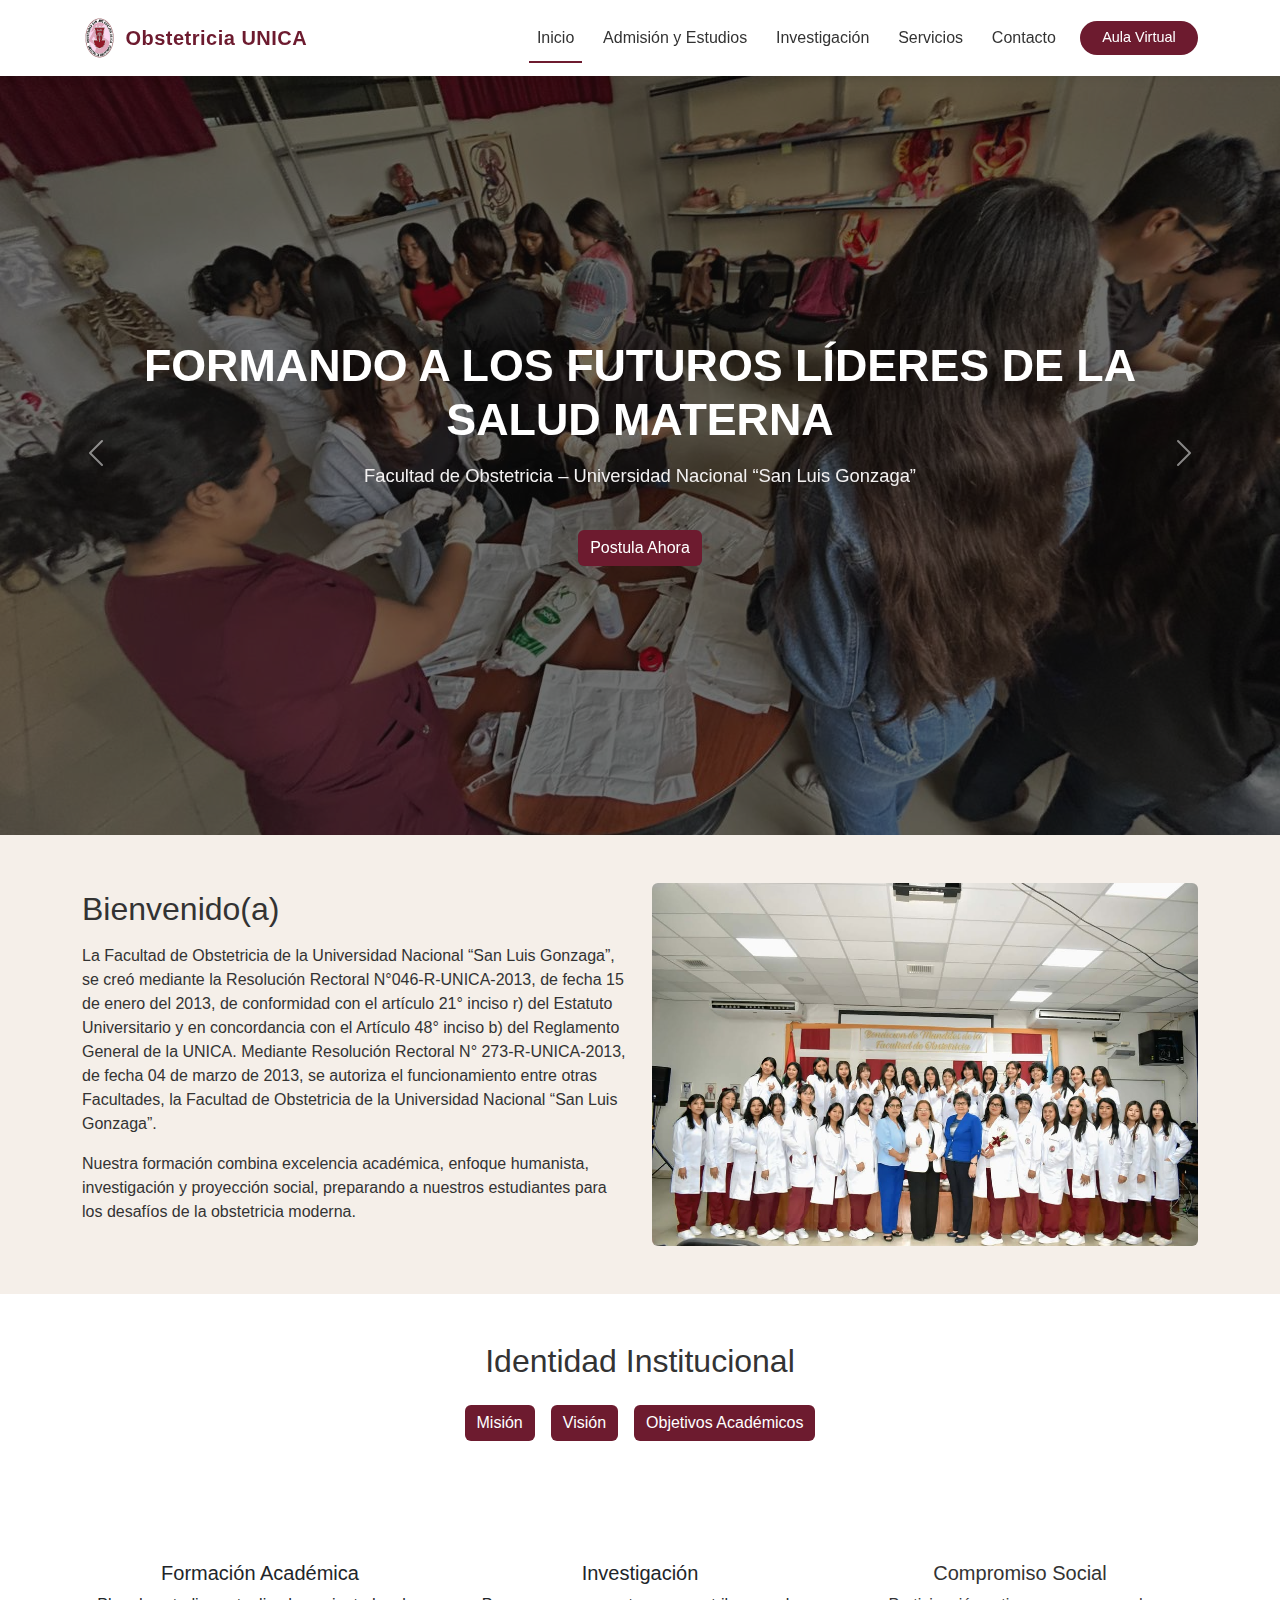
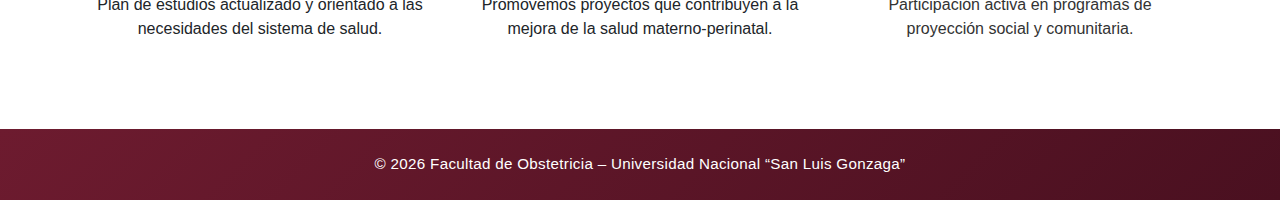
<file: index.html>
<!DOCTYPE html>
<html lang="es">
<head>
    <meta charset="UTF-8">
    <meta name="viewport" content="width=device-width, initial-scale=1.0">
    <title>Inicio | Facultad de Obstetricia</title>
    <!-- Favicon -->
    <link rel="icon" type="image/png" href="img/logo/favicon.png">

    <!--Bootstrap CSS-->
    <link href="https://cdn.jsdelivr.net/npm/bootstrap@5.3.3/dist/css/bootstrap.min.css" rel="stylesheet">

    <!--CSS personalizado-->
    <link rel="stylesheet" href="css/styles.css">
</head>
<body>

<!--Navbar-->
<nav class="navbar navbar-expand-lg fixed-top">
    <div class="container">
        <a class="navbar-brand d-flex align-items-center" href="index.html">
        <img src="img/logo/logo.png" alt="Logo" class="logo-navbar me-2">
        <span>Obstetricia UNICA</span>
        </a>


        <button class="navbar-toggler" type="button" data-bs-toggle="collapse" data-bs-target="#navbarNav">
            <span class="navbar-toggler-icon"></span>
        </button>

        <div class="collapse navbar-collapse" id="navbarNav">
            <ul class="navbar-nav ms-auto">
                <li class="nav-item"><a class="nav-link active" href="index.html">Inicio</a></li>
                <li class="nav-item"><a class="nav-link" href="admision.html">Admisión y Estudios</a></li>
                <li class="nav-item"><a class="nav-link" href="investigacion.html">Investigación</a></li>
                <li class="nav-item"><a class="nav-link" href="servicios.html">Servicios</a></li>
                <li class="nav-item"><a class="nav-link" href="contacto.html">Contacto</a></li>
            </ul>
                <a href="https://aulavirtual.unica.edu.pe/" class="btn btn-primary ms-lg-3" 
                target="_blank" 
                rel="noopener">
                Aula Virtual
                </a>
                

        </div>
    </div>
</nav>

<!--Hero Section-->
<section class="hero-section p-0">

<div id="heroCarousel" class="carousel slide" data-bs-ride="carousel">

    <div class="carousel-inner">
    <div class="carousel-item active">
        <img src="img/banners/hero1.jpg" class="d-block w-100" alt="Formación académica">
    </div>

    <div class="carousel-item">
        <img src="img/banners/hero2.jpg" class="d-block w-100" alt="Atención en salud">
    </div>

    <div class="carousel-item">
        <img src="img/banners/hero3.jpg" class="d-block w-100" alt="Vida universitaria">
    </div>

    <div class="carousel-item">
        <img src="img/banners/hero5.jpg" class="d-block w-100" alt="Ceremonia">
    </div>
</div>

    <button class="carousel-control-prev" type="button" data-bs-target="#heroCarousel" data-bs-slide="prev">
    <span class="carousel-control-prev-icon"></span>
    </button>
    <button class="carousel-control-next" type="button" data-bs-target="#heroCarousel" data-bs-slide="next">
    <span class="carousel-control-next-icon"></span>
    </button>

    <div class="hero-overlay">
    <div class="container text-center">
        <h1 style="color: white;">FORMANDO A LOS FUTUROS LÍDERES DE LA SALUD MATERNA</h1>
        <p  style="color: rgb(243, 241, 241); ">Facultad de Obstetricia – Universidad Nacional “San Luis Gonzaga”</p>
        <a href="admision.html" class="btn btn-primary mt-3">Postula Ahora</a>
    </div>
    </div>

</div>
</section>

<!--Seccion Bienvenida-->
<section class="py-5">
    <div class="container">
        <div class="row align-items-center">
            <div class="col-md-6">
                <h2>Bienvenido(a)</h2>
                <p class="mt-3">
                    La Facultad de Obstetricia de la Universidad Nacional “San Luis Gonzaga”, se creó mediante la Resolución Rectoral N°046-R-UNICA-2013, de fecha 15 de enero del 2013, de conformidad con el artículo 21° inciso 
                    r) del Estatuto Universitario y en concordancia con el Artículo 48° inciso 
                    b) del Reglamento General de la UNICA. Mediante Resolución Rectoral N° 273-R-UNICA-2013, de fecha 04 de marzo de 2013, se autoriza el funcionamiento entre otras Facultades, la Facultad de Obstetricia de la Universidad Nacional “San Luis Gonzaga”.
                <p>
                    Nuestra formación combina excelencia académica, enfoque humanista, investigación y
                    proyección social, preparando a nuestros estudiantes para los desafíos de la obstetricia moderna.
                </p>
            </div>
            <div class="col-md-6 text-center">
                <img src="img/banners/inicio.jpg" class="img-fluid rounded" alt="Facultad de Obstetricia">
            </div>
        </div>
    </div>
</section>

<!-- IDENTIDAD INSTITUCIONAL -->
<section class="py-5 bg-light text-center">
    <div class="container">
        <h2 class="mb-4">Identidad Institucional</h2>

        <div class="d-flex justify-content-center gap-3 flex-wrap">
            <button class="btn btn-primary" data-bs-toggle="modal" data-bs-target="#modalMision">
                Misión
            </button>

            <button class="btn btn-primary" data-bs-toggle="modal" data-bs-target="#modalVision">
                Visión
            </button>

            <button class="btn btn-primary" data-bs-toggle="modal" data-bs-target="#modalObjetivos">
                Objetivos Académicos
            </button>
        </div>
    </div>
</section>

<!--Bloques principales-->
<section class="py-5 bg-light">
    <div class="container">
        <div class="row text-center">
            <div class="col-md-4">
                <a href="academico.html" class="text-decoration-none text-dark">
                    <h5>Formación Académica</h5>
                    <p>Plan de estudios actualizado y orientado a las necesidades del sistema de salud.</p>
                </a>
            </div>
            <div class="col-md-4">
                <a href="investigacion.html" class="text-decoration-none text-dark">
                    <h5>Investigación</h5>
                    <p>Promovemos proyectos que contribuyen a la mejora de la salud materno-perinatal.</p>
                </a>
            </div>
            <div class="col-md-4">
                <h5>Compromiso Social</h5>
                <p>Participación activa en programas de proyección social y comunitaria.</p>
            </div>
        </div>
    </div>
</section>

<!--Footer-->
<footer class="py-4 text-center">
    <div class="container">
        <p class="mb-0">© 2026 Facultad de Obstetricia – Universidad Nacional “San Luis Gonzaga”</p>
    </div>
</footer>

<!--Scripts-->
<script src="https://cdn.jsdelivr.net/npm/bootstrap@5.3.3/dist/js/bootstrap.bundle.min.js"></script>
<script src="js/main.js"></script>

<!-- MODAL MISIÓN -->
<div class="modal fade" id="modalMision" tabindex="-1">
    <div class="modal-dialog modal-lg modal-dialog-centered modal-dialog-scrollable">
        <div class="modal-content">
            <div class="modal-header">
                <h5 class="modal-title">Misión</h5>
                <button type="button" class="btn-close" data-bs-dismiss="modal"></button>
            </div>
            <div class="modal-body text-start">
                <p>
                    Formamos profesionales del más alto nivel técnico competitivos, 
                    con actitud emprendedora, ética, equidad y responsabilidad social,
                    respetosos de los derechos humanos y el ambiente, preparados para 
                    la investigación y para brindar atención de salud y calidad, interactuando
                    activamente con inclusión de la diversidad y pluriculturalidad.
                </p>
            </div>
        </div>
    </div>
</div>

<!-- MODAL VISIÓN -->
<div class="modal fade" id="modalVision" tabindex="-1">
    <div class="modal-dialog modal-lg modal-dialog-centered modal-dialog-scrollable">
        <div class="modal-content">
            <div class="modal-header">
                <h5 class="modal-title">Visión</h5>
                <button type="button" class="btn-close" data-bs-dismiss="modal"></button>
            </div>
            <div class="modal-body text-start">
                <p>
                    Ser una Facultad con excelencia académica líder en la formación
                    de profesionales en Obstetricia a nivel regional, nacional e internacional.
                    Reconocida, por su compromiso con el mejoramiento continuo y alto sentido de 
                    responsabilidad y sensibilidad social, enmarcada en los valores investigando 
                    y contribuyendo con el desarrollo humano sostenible de nuestra población.
                </p>
            </div>
        </div>
    </div>
</div>

<!-- MODAL OBJETIVOS -->
<div class="modal fade" id="modalObjetivos" tabindex="-1">
    <div class="modal-dialog modal-lg modal-dialog-centered modal-dialog-scrollable">
        <div class="modal-content">
            <div class="modal-header">
                <h5 class="modal-title">Objetivos Académicos</h5>
                <button type="button" class="btn-close" data-bs-dismiss="modal"></button>
            </div>
            <div class="modal-body text-start">
                <ul>
                    <li>Lograr profesionales en obstetricia con formación integral 
                        (científica, humanística e investigadora), con capacidad para
                        identificar la realidad de salud nacional frente al contexto mundial,
                        de manera que ellos sirvan como agentes de cambio en la solución y
                        desarrollo de la problemática de la reproducción humana.</li>

                    <li>Formar profesionales en obstetricia para cumplir el perfil 
                        básico por dimensiones y el perfil específico por funciones, 
                        asistenciales, docentes, gerenciales, administrativas, de investigación
                        y sociocultural que les permita desarrollar sus potencialidades
                        en forma independiente o integrados al equipo de salud acorde 
                        con la realidad nacional.</li>

                    <li>Dirigir proyectos y procesos curriculares con calidad, eficiencia
                        y productividad para la formación integral de profesionales éticos,
                        hábiles, útiles con sensibilidad humana, ambiental y ecológica, 
                        capaces de adaptarse a un mundo altamente competitivo, impulsado
                        por el desarrollo tecnológico y el fenómeno de la globalización.</li>

                    <li>Promover el desarrollo del conocimiento a través de las actividades
                        de la Investigación orientadas principalmente a la solución de los
                        problemas de salud sexual,y reproductiva de nuestra población.</li>

                    <li>Gerenciar servicios de salud en especial de salud sexual y reproductiva
                        con enfoques modernos, que posibiliten el desempeño de los servicios y 
                        favorezcan la calidad de vida de nuestra población, particularmente
                        de las mujeres.</li>

                        <li>Apoyar los objetivos que se realizaron en la Cumbre sobre los 
                            impactos ambientales en la salud reproductiva y la fertilidad, 
                            donde se acordaron normas y reglamentos en defensa de los pacientes,
                            las comunidades, el medio ambiente y la salud reproductiva.</li>

                </ul>
            </div>
        </div>
    </div>
</div>

</body>
</html>
</file>
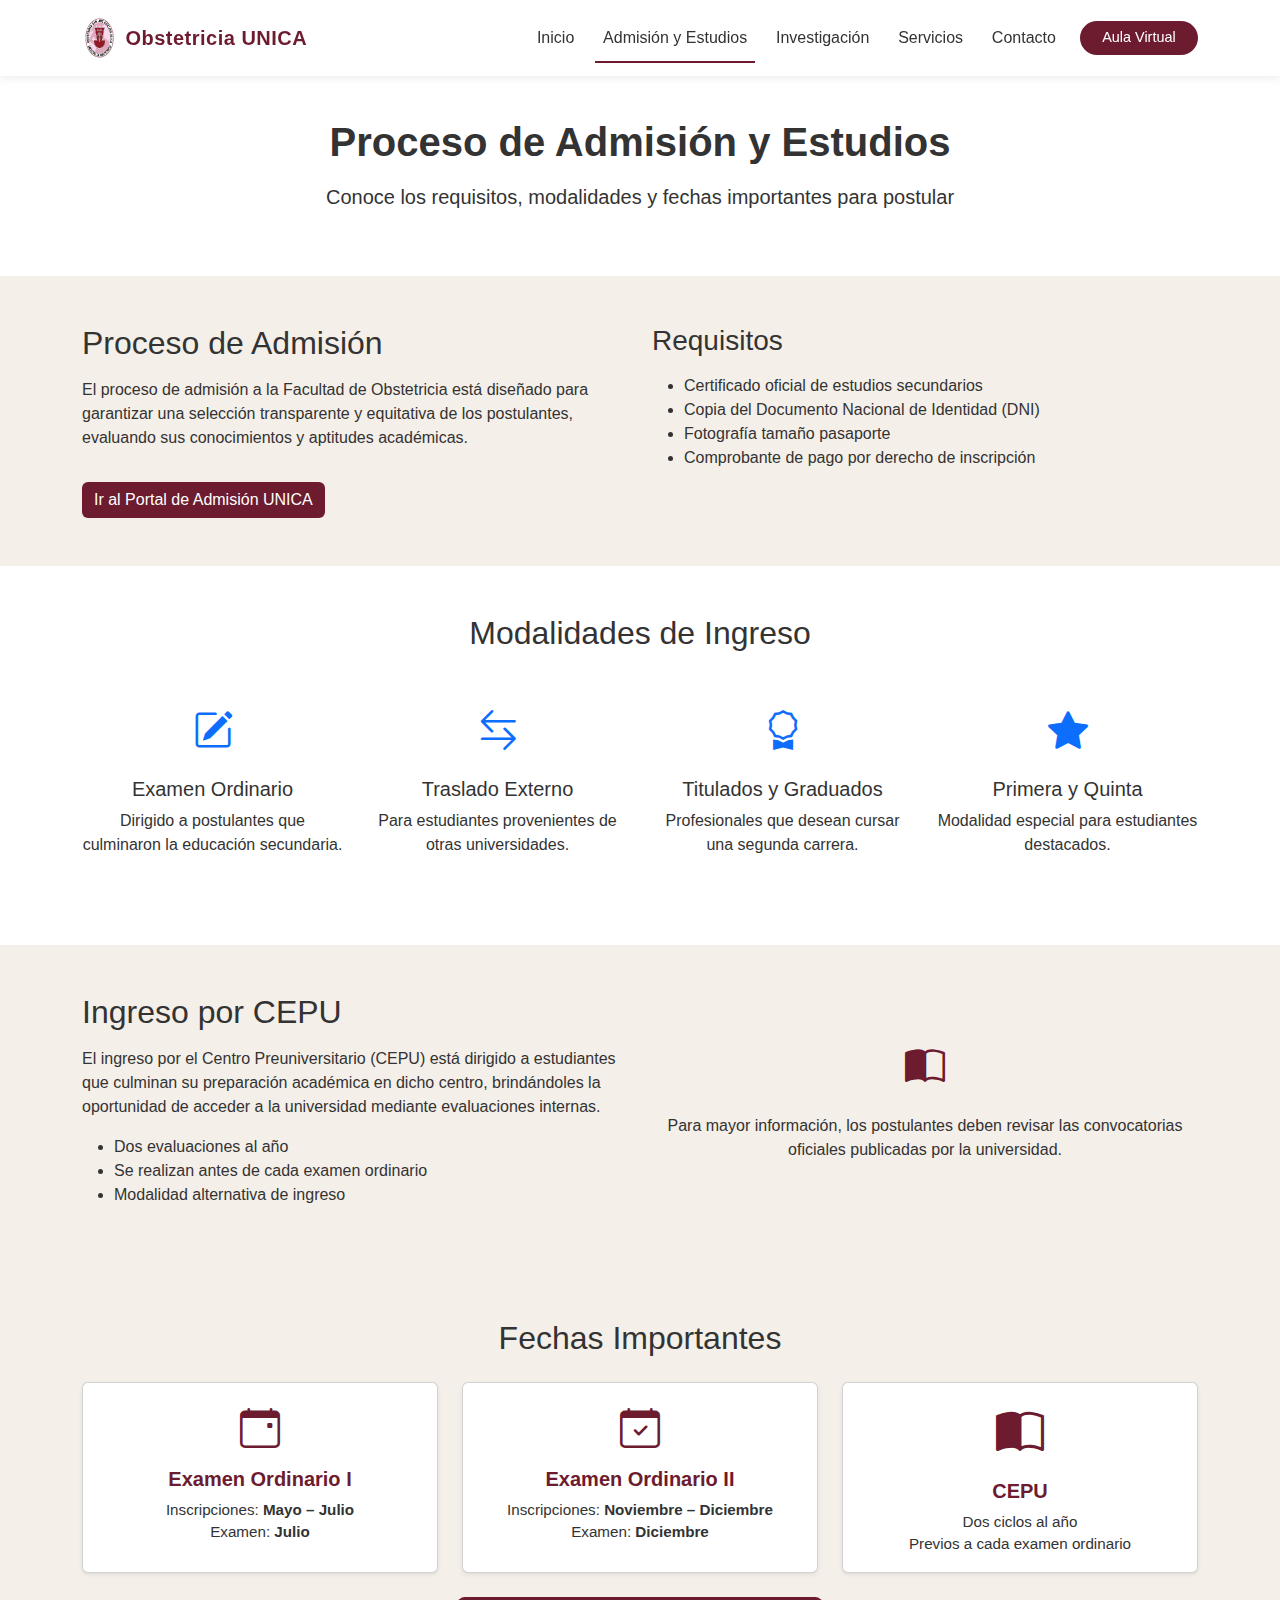
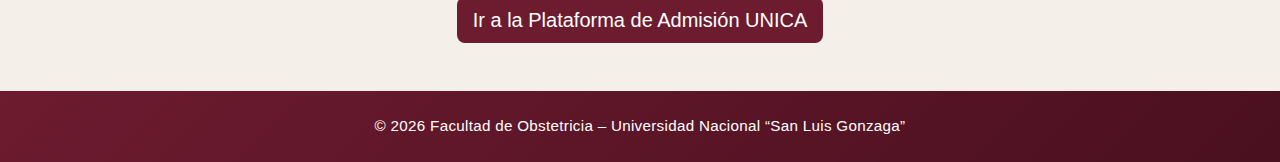
<file: admision.html>
<!DOCTYPE html>
<html lang="es">
<head>
    <link rel="stylesheet" href="https://cdn.jsdelivr.net/npm/bootstrap-icons@1.11.3/font/bootstrap-icons.css">
    <meta charset="UTF-8">
    <meta name="viewport" content="width=device-width, initial-scale=1.0">
    <title>Admisión y Estudios | Facultad de Obstetricia</title>
    <!-- Favicon -->
    <link rel="icon" type="image/png" href="img/logo/favicon.png">


    <!-- Bootstrap CSS -->
    <link href="https://cdn.jsdelivr.net/npm/bootstrap@5.3.3/dist/css/bootstrap.min.css" rel="stylesheet">

    <!-- CSS personalizado -->
    <link rel="stylesheet" href="css/styles.css">
</head>
<body>

<!-- ================= NAVBAR ================= -->
<nav class="navbar navbar-expand-lg navbar-light bg-light fixed-top">
    <div class="container">
        <a class="navbar-brand d-flex align-items-center" href="index.html">
        <img src="img/logo/logo.png" alt="Logo Facultad de Obstetricia" class="logo-navbar me-2">
        <span>Obstetricia UNICA</span></a>


        <button class="navbar-toggler" type="button" data-bs-toggle="collapse" data-bs-target="#navbarNav">
            <span class="navbar-toggler-icon"></span>
        </button>

        <div class="collapse navbar-collapse" id="navbarNav">
            <ul class="navbar-nav ms-auto">
                <li class="nav-item"><a class="nav-link" href="index.html">Inicio</a></li>
                <li class="nav-item"><a class="nav-link active" href="admision.html">Admisión y Estudios</a></li>
                <li class="nav-item"><a class="nav-link" href="investigacion.html">Investigación</a></li>
                <li class="nav-item"><a class="nav-link" href="servicios.html">Servicios</a></li>
                <li class="nav-item"><a class="nav-link" href="contacto.html">Contacto</a></li>
            </ul>
                <a href="https://aulavirtual.unica.edu.pe/" 
                class="btn btn-primary ms-lg-3" 
                target="_blank" 
                rel="noopener">
                Aula Virtual
                </a>
        </div>
    </div>
</nav>

<!-- ================= HEADER ADMISION ================= -->
<section class="py-5 bg-light text-center">
    <div class="container">
        <h1 class="fw-bold">Proceso de Admisión y Estudios</h1>
        <p class="lead mt-3">Conoce los requisitos, modalidades y fechas importantes para postular</p>
    </div>
</section>

<!-- ================= PROCESO DE ADMISION ================= -->
<section class="py-5">
    <div class="container">
        <div class="row">
            <div class="col-md-6">
                <h2>Proceso de Admisión</h2>
                <p class="mt-3">
                    El proceso de admisión a la Facultad de Obstetricia está diseñado para garantizar
                    una selección transparente y equitativa de los postulantes, evaluando sus
                    conocimientos y aptitudes académicas.
                </p>

                <a href="https://admision.unica.edu.pe/"
                target="_blank"
                class="btn btn-primary mt-3">
                Ir al Portal de Admisión UNICA
                </a>

                
            </div>
            <div class="col-md-6">
                <h3>Requisitos</h3>
                <ul class="mt-3">
                    <li>Certificado oficial de estudios secundarios</li>
                    <li>Copia del Documento Nacional de Identidad (DNI)</li>
                    <li>Fotografía tamaño pasaporte</li>
                    <li>Comprobante de pago por derecho de inscripción</li>
                </ul>
            </div>
        </div>
    </div>
</section>


<!-- ================= MODALIDADES ================= -->
<section class="py-5 bg-light">
    <div class="container">
        <h2 class="text-center mb-5">Modalidades de Ingreso</h2>

        <div class="row text-center">

            <div class="col-md-3 mb-4">
                <i class="bi bi-pencil-square fs-1 text-primary"></i>
                <h5 class="mt-3">Examen Ordinario</h5>
                <p>Dirigido a postulantes que culminaron la educación secundaria.</p>
            </div>

            <div class="col-md-3 mb-4">
                <i class="bi bi-arrow-left-right fs-1 text-primary"></i>
                <h5 class="mt-3">Traslado Externo</h5>
                <p>Para estudiantes provenientes de otras universidades.</p>
            </div>

            <div class="col-md-3 mb-4">
                <i class="bi bi-award fs-1 text-primary"></i>
                <h5 class="mt-3">Titulados y Graduados</h5>
                <p>Profesionales que desean cursar una segunda carrera.</p>
            </div>

            <div class="col-md-3 mb-4">
                <i class="bi bi-star-fill fs-1 text-primary"></i>
                <h5 class="mt-3">Primera y Quinta</h5>
                <p>Modalidad especial para estudiantes destacados.</p>
            </div>

        </div>
    </div>
</section>


<!-- ================= MODALIDAD CEPU ================= -->
<section class="py-5">
    <div class="container">
        <div class="row align-items-center">

            <div class="col-md-6 mb-4 mb-md-0">
                <h2>Ingreso por CEPU</h2>
                <p class="mt-3">
                    El ingreso por el Centro Preuniversitario (CEPU) está dirigido a estudiantes
                    que culminan su preparación académica en dicho centro, brindándoles la
                    oportunidad de acceder a la universidad mediante evaluaciones internas.
                </p>
                <ul class="mt-3">
                    <li>Dos evaluaciones al año</li>
                    <li>Se realizan antes de cada examen ordinario</li>
                    <li>Modalidad alternativa de ingreso</li>
                </ul>
            </div>

            <div class="col-md-6 text-center">
                <i class="bi bi-book-half fs-1"></i>
                <p class="mt-3">
                    Para mayor información, los postulantes deben revisar las convocatorias
                    oficiales publicadas por la universidad.
                </p>
            </div>

        </div>
    </div>
</section>


<!-- ================= FECHAS IMPORTANTES ================= -->
<section class="py-5">
    <div class="container">
        <h2 class="text-center mb-4">Fechas Importantes</h2>

        <div class="row g-4 justify-content-center">

            <!-- Examen Ordinario 1 -->
            <div class="col-md-4">
                <div class="card h-100 text-center shadow-sm">
                    <div class="card-body">
                        <i class="bi bi-calendar-event fs-1 mb-3"></i>
                        <h5 class="card-title">Examen Ordinario I</h5>
                        <p class="card-text">
                            Inscripciones: <b>Mayo – Julio</b><br>
                            Examen: <b>Julio</b>
                        </p>
                    </div>
                </div>
            </div>

            <!-- Examen Ordinario 2 -->
            <div class="col-md-4">
                <div class="card h-100 text-center shadow-sm">
                    <div class="card-body">
                        <i class="bi bi-calendar-check fs-1 mb-3"></i>
                        <h5 class="card-title">Examen Ordinario II</h5>
                        <p class="card-text">
                            Inscripciones: <b>Noviembre – Diciembre</b><br>
                            Examen: <b>Diciembre</b>
                        </p>
                    </div>
                </div>
            </div>

            <!-- CEPU -->
            <div class="col-md-4">
                <div class="card h-100 text-center shadow-sm">
                    <div class="card-body">
                        <i class="bi bi-book-half mb-3"></i>
                        <h5 class="card-title">CEPU</h5>
                        <p class="card-text">
                            Dos ciclos al año<br>
                            Previos a cada examen ordinario
                        </p>
                    </div>
                </div>
            </div>

        </div>

        <!-- Botón oficial -->
        <div class="text-center mt-4">
            <a href="https://admision.unica.edu.pe/" target="_blank" class="btn btn-primary btn-lg">
                Ir a la Plataforma de Admisión UNICA
            </a>
        </div>
    </div>
</section>


<!-- ================= FOOTER ================= -->
<footer class="py-4 text-center bg-light">
    <div class="container">
        <p class="mb-0">© 2026 Facultad de Obstetricia – Universidad Nacional “San Luis Gonzaga”</p>
    </div>
</footer>

<!-- Bootstrap JS -->
<script src="https://cdn.jsdelivr.net/npm/bootstrap@5.3.3/dist/js/bootstrap.bundle.min.js"></script>

<!-- JS personalizado -->
<script src="js/main.js"></script>

</body>
</html>
</file>
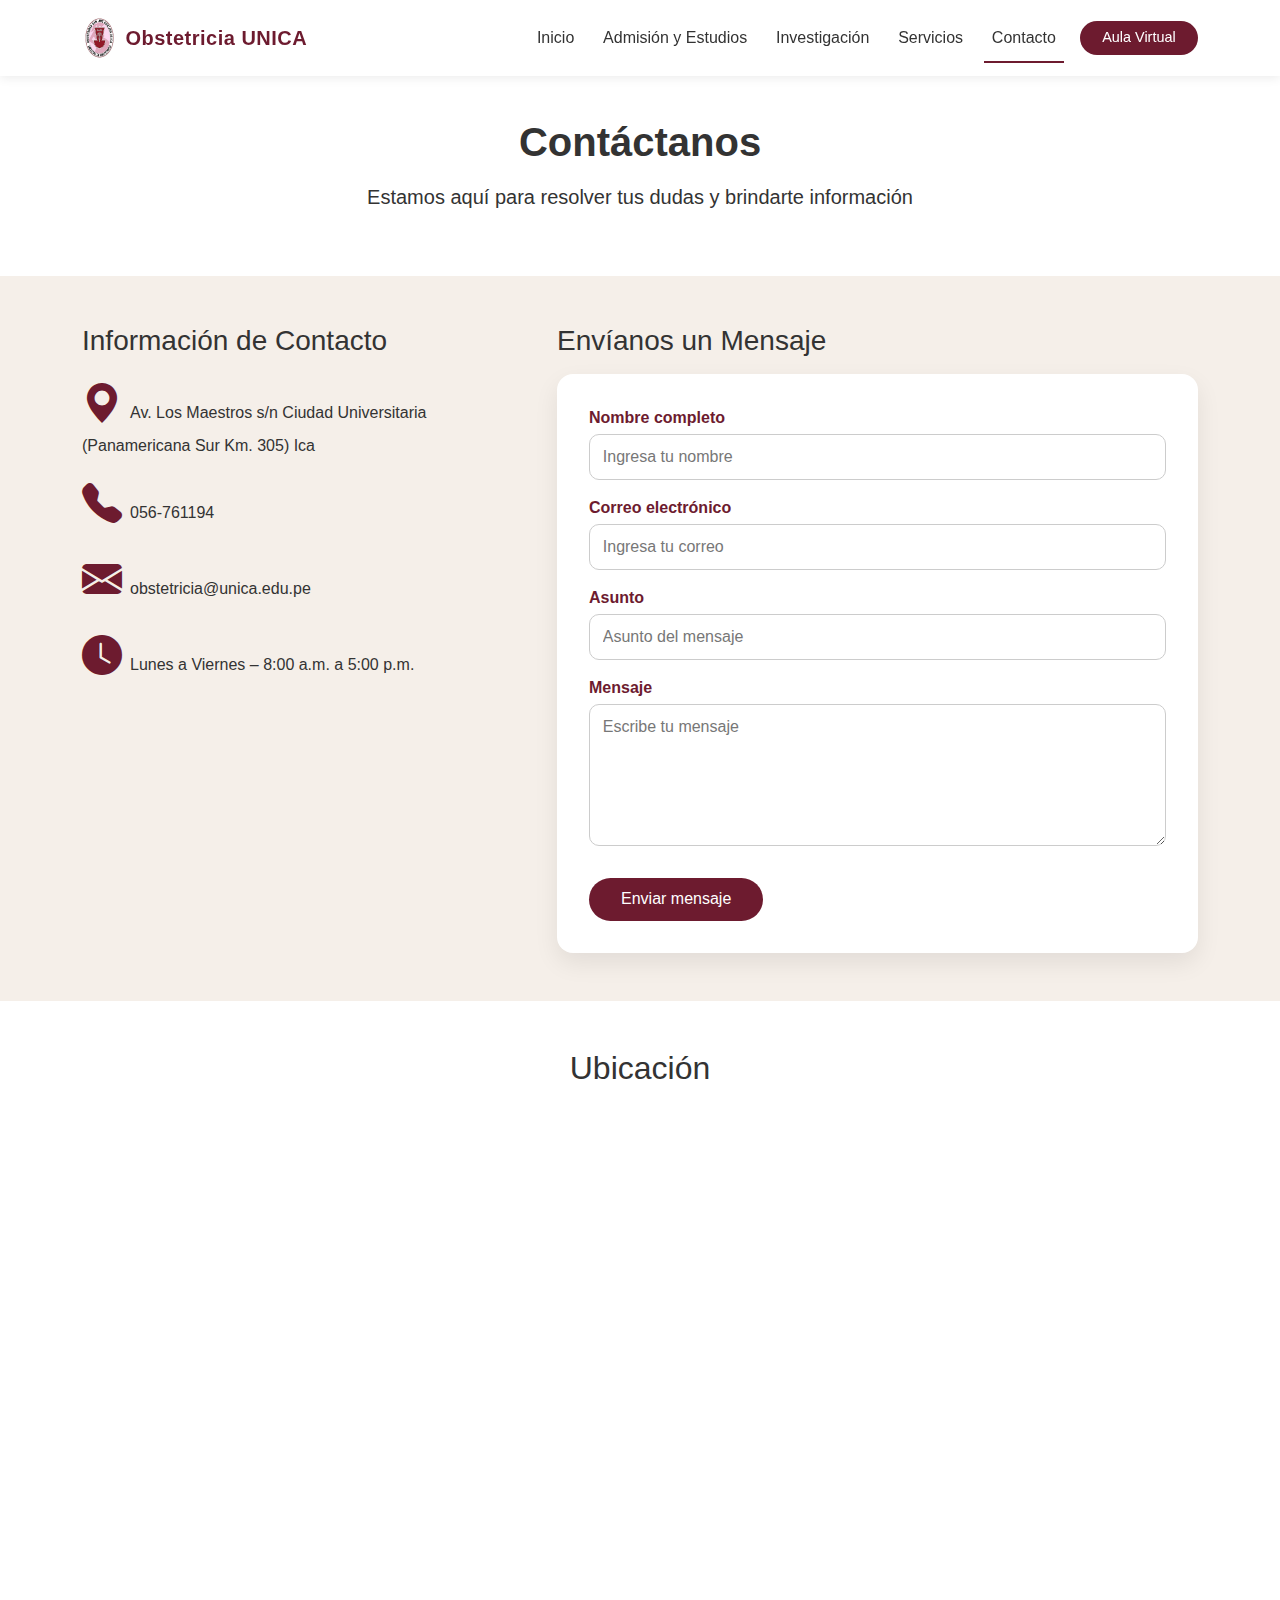
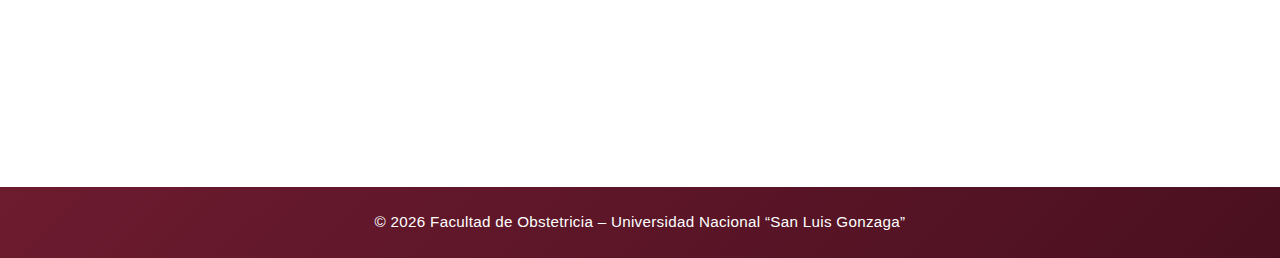
<file: contacto.html>
<!DOCTYPE html>
<html lang="es">
<head>
    <link href="https://cdn.jsdelivr.net/npm/bootstrap-icons/font/bootstrap-icons.css" rel="stylesheet">
    <meta charset="UTF-8">
    <meta name="viewport" content="width=device-width, initial-scale=1.0">
    <title>Contacto | Facultad de Obstetricia</title>
    <!-- Favicon -->
    <link rel="icon" type="image/png" href="img/logo/favicon.png">


    <!-- Bootstrap CSS -->
    <link href="https://cdn.jsdelivr.net/npm/bootstrap@5.3.3/dist/css/bootstrap.min.css" rel="stylesheet">

    <!-- CSS personalizado -->
    <link rel="stylesheet" href="css/styles.css">
</head>
<body>

<!-- ================= NAVBAR ================= -->
<nav class="navbar navbar-expand-lg navbar-light bg-light fixed-top">
    <div class="container">
        <a class="navbar-brand d-flex align-items-center" href="index.html">
        <img src="img/logo/logo.png" alt="Logo" class="logo-navbar me-2">
        <span>Obstetricia UNICA</span>
        </a>

        <button class="navbar-toggler" type="button" data-bs-toggle="collapse" data-bs-target="#navbarNav">
            <span class="navbar-toggler-icon"></span>
        </button>

        <div class="collapse navbar-collapse" id="navbarNav">
            <ul class="navbar-nav ms-auto">
                <li class="nav-item"><a class="nav-link" href="index.html">Inicio</a></li>
                <li class="nav-item"><a class="nav-link" href="admision.html">Admisión y Estudios</a></li>
                <li class="nav-item"><a class="nav-link" href="investigacion.html">Investigación</a></li>
                <li class="nav-item"><a class="nav-link" href="servicios.html">Servicios</a></li>
                <li class="nav-item"><a class="nav-link active" href="contacto.html">Contacto</a></li>
            </ul>
                <a href="https://aulavirtual.unica.edu.pe/" 
                class="btn btn-primary ms-lg-3" 
                target="_blank" 
                rel="noopener">
                Aula Virtual
                </a>

        </div>
    </div>
</nav>

<!-- ================= HEADER CONTACTO ================= -->
<section class="py-5 bg-light text-center">
    <div class="container">
        <h1 class="fw-bold">Contáctanos</h1>
        <p class="lead mt-3">Estamos aquí para resolver tus dudas y brindarte información</p>
    </div>
</section>

<!-- ================= INFORMACIÓN Y FORMULARIO ================= -->
<section class="py-5">
    <div class="container">
        <div class="row g-4">
            <!-- Información de contacto -->
            <div class="col-md-5">
                <h3>Información de Contacto</h3>
                <p class="mt-3">
                <i class="bi bi-geo-alt-fill me-2"></i>Av. Los Maestros s/n Ciudad Universitaria<br>(Panamericana Sur Km. 305) Ica</p>
                <p><i class="bi bi-telephone-fill me-2"></i>056-761194</p>
                <p><i class="bi bi-envelope-fill me-2"></i>obstetricia@unica.edu.pe</p>
                <p><i class="bi bi-clock-fill me-2"></i>Lunes a Viernes – 8:00 a.m. a 5:00 p.m.</p>
            </div>

            <!-- Formulario -->
            <div class="col-md-7">
                <h3>Envíanos un Mensaje</h3>
                <form class="mt-3">
                    <div class="mb-3">
                        <label class="form-label">Nombre completo</label>
                        <input type="text" class="form-control" placeholder="Ingresa tu nombre">
                    </div>
                    <div class="mb-3">
                        <label class="form-label">Correo electrónico</label>
                        <input type="email" class="form-control" placeholder="Ingresa tu correo">
                    </div>
                    <div class="mb-3">
                        <label class="form-label">Asunto</label>
                        <input type="text" class="form-control" placeholder="Asunto del mensaje">
                    </div>
                    <div class="mb-3">
                        <label class="form-label">Mensaje</label>
                        <textarea class="form-control" rows="5" placeholder="Escribe tu mensaje"></textarea>
                    </div>
                    <button type="submit" class="btn btn-primary">Enviar mensaje</button>
                </form>
            </div>
        </div>
    </div>
</section>


<!-- ================= MAPA DE UBICACIÓN ================= -->
<section class="py-5 bg-light">
    <div class="container">
        <h2 class="text-center mb-4">Ubicación</h2>

        <div class="ratio ratio-16x9">
            <iframe
                src="https://www.google.com/maps?q=Universidad%20Nacional%20San%20Luis%20Gonzaga%20Ica&output=embed"
                style="border:0;"
                allowfullscreen
                loading="lazy">
            </iframe>
        </div>
    </div>
</section>


<!-- ================= FOOTER ================= -->
<footer class="py-4 text-center bg-light">
    <div class="container">
        <p class="mb-0">© 2026 Facultad de Obstetricia – Universidad Nacional “San Luis Gonzaga”</p>
    </div>
</footer>

<!-- Bootstrap JS -->
<script src="https://cdn.jsdelivr.net/npm/bootstrap@5.3.3/dist/js/bootstrap.bundle.min.js"></script>

<!-- JS personalizado -->
<script src="js/main.js"></script>

</body>
</html>
</file>
<file: css/styles.css>
/* ================= VARIABLES ================= */

:root {
    --vino: #6d1b2f;        
    --vino-oscuro: #4a1020;
    --vino-claro: #8b2c43;
    --crema: #f5efe9;
    --beige: #ffffff;
    --gris-texto: #333333;
    --gris-suave: #777777;
}

/* ================= ESTILOS GENERALES ================= */

body {
    font-family: 'Arial', sans-serif;
    background-color: var(--crema);
    color: var(--gris-texto);
    margin: 0;
    padding-top: 70px;
}

section {
    scroll-margin-top: 80px;
}

.bg-light {
    background-color: var(--beige) !important;
}

/* ================= NAVBAR ================= */

.navbar {
    background-color: #ffffff;
    box-shadow: 0 2px 10px rgba(0, 0, 0, 0.08);
    padding: 0.8rem 0;
}

.navbar-brand {
    font-weight: 700;
    color: var(--vino) !important;
    letter-spacing: 0.5px;
}

.logo-navbar {
    height: 40px;
    width: auto;
}

.navbar-nav .nav-link {
    color: var(--gris-texto) !important;
    margin-left: 0.8rem;
    position: relative;
    transition: color 0.3s ease;
}

.navbar-nav .nav-link:hover {
    color: var(--vino) !important;
}

.navbar-nav .nav-link.active::after,
.navbar-nav .nav-link:hover::after {
    content: '';
    position: absolute;
    bottom: -5px;
    left: 0;
    width: 100%;
    height: 2px;
    background-color: var(--vino);
}

.navbar .btn-primary {
    padding: 0.4rem 1.4rem;
    border-radius: 20px;
    font-size: 0.9rem;
}

/* ================= HERO ================= */

.hero-section {
    position: relative;
    min-height: 85vh;
    padding: 0;
}

.hero-section img {
    height: 85vh;
    object-fit: cover;
}

.hero-overlay {
    position: absolute;
    inset: 0;
    background: rgba(14, 14, 14, 0.6);
    display: flex;
    align-items: center;
    justify-content: center;
    text-align: center;
}

.hero-overlay h1 {
    font-size: 2.8rem;
    font-weight: 700;
    color: var(--vino);
    margin-bottom: 1rem;
}

.hero-overlay p {
    font-size: 1.15rem;
    max-width: 720px;
    margin: 0 auto 1.5rem;
    color: var(--gris-texto);
}

/* ================= CONTENIDO / CARDS ================= */

.col-md-4, 
.col-md-5, 
.col-md-7 {
    transition: transform 0.3s ease, box-shadow 0.3s ease;
}

.col-md-4:hover {
    transform: translateY(-5px);
}

.col-md-4 img {
    max-height: 220px;
    object-fit: cover;
}

.bg-light .col-md-4 {
    padding: 1.5rem;
    border-radius: 12px;
}

.bg-light .col-md-4:hover {
    box-shadow: 0 8px 20px rgba(0, 0, 0, 0.12);
}

/* ================= LINEAS DE INVESTIGACIÓN ================= */

.card i {
    font-size: 3.5rem;
    color: var(--vino);
}

.card h5 {
    margin-top: 0.5rem;
    font-weight: 600;
}

.card p {
    font-size: 0.95rem;
    color: var(--gris-texto);
}

/* ================= ICONOS MODALIDADES ================= */

.bi {
    color: var(--vino);
}

/* ================= MODALIDAD CEPU ================= */

.bi-book-half {
    font-size: 3.5rem;
}

/* ================= FECHAS IMPORTANTES ================= */

.card-title {
    color: var(--vino);
    font-weight: 600;
}

.card-text {
    color: var(--gris-texto);
}

/* ================= BOTONES ================= */

.btn-primary {
    background-color: var(--vino);
    border: none;
}

.btn-primary:hover {
    background-color: var(--vino-oscuro);
}

/* ================= PARTICIPACIÓN ACADÉMICA ================= */

.card i {
    font-size: 3.2rem;
    color: var(--vino);
}

.card p {
    font-size: 0.95rem;
    color: var(--gris-texto);
}

/* ================= AUTORIDADES ================= */

.card img {
    height: 260px;
    object-fit: cover;
}

/* ================= PLANA DOCENTE ================= */

.card-img-top {
    height: 230px;
    object-fit: cover;
}

/* ================= SERVICIOS ================= */

.card i {
    font-size: 3rem;
    color: var(--vino);
}

.card img {
    max-height: 200px;
    object-fit: cover;
}

.bi {
    color: var(--vino);
    font-size: 2.5rem;
}

/* ================= FORMULARIOS ================= */

form {
    background-color: #ffffff;
    padding: 2rem;
    border-radius: 16px;
    box-shadow: 0 10px 25px rgba(0, 0, 0, 0.08);
}

.form-label {
    font-weight: 600;
    color: var(--vino);
    margin-bottom: 0.3rem;
}

.form-control {
    border-radius: 10px;
    border: 1px solid #ccc;
    padding: 0.6rem 0.8rem;
}

.form-control::placeholder {
    color: var(--gris-suave);
}

.form-control:focus {
    border-color: var(--vino);
    box-shadow: 0 0 0 0.2rem rgba(109, 27, 47, 0.25);
}

form .btn-primary {
    margin-top: 1rem;
    padding: 0.6rem 2rem;
    border-radius: 25px;
}

/* ================= CONTACTO ================= */

.bi {
    color: var(--vino);
}

iframe {
    border-radius: 12px;
}

/* ================= FOOTER ================= */

footer {
    background: linear-gradient(135deg, var(--vino), var(--vino-oscuro));
    color: #ffffff;
}

footer p {
    color: #ffffff;
    font-size: 0.95rem;
    letter-spacing: 0.3px;
}

footer a {
    color: #ffffff;
    text-decoration: none;
}

footer a:hover {
    text-decoration: underline;
}

/* ================= RESPONSIVE ================= */

@media (max-width: 768px) {
    .hero-overlay h1 {
        font-size: 1.8rem;
    }

    .hero-overlay p {
        font-size: 1rem;
    }

    .navbar-brand {
        font-size: 1rem;
    }

    section {
        padding-top: 2rem;
        padding-bottom: 2rem;
    }

    .btn {
        width: 100%;
    }
}

@media (max-width: 576px) {
    h2 {
        font-size: 1.5rem;
    }
}
</file>
